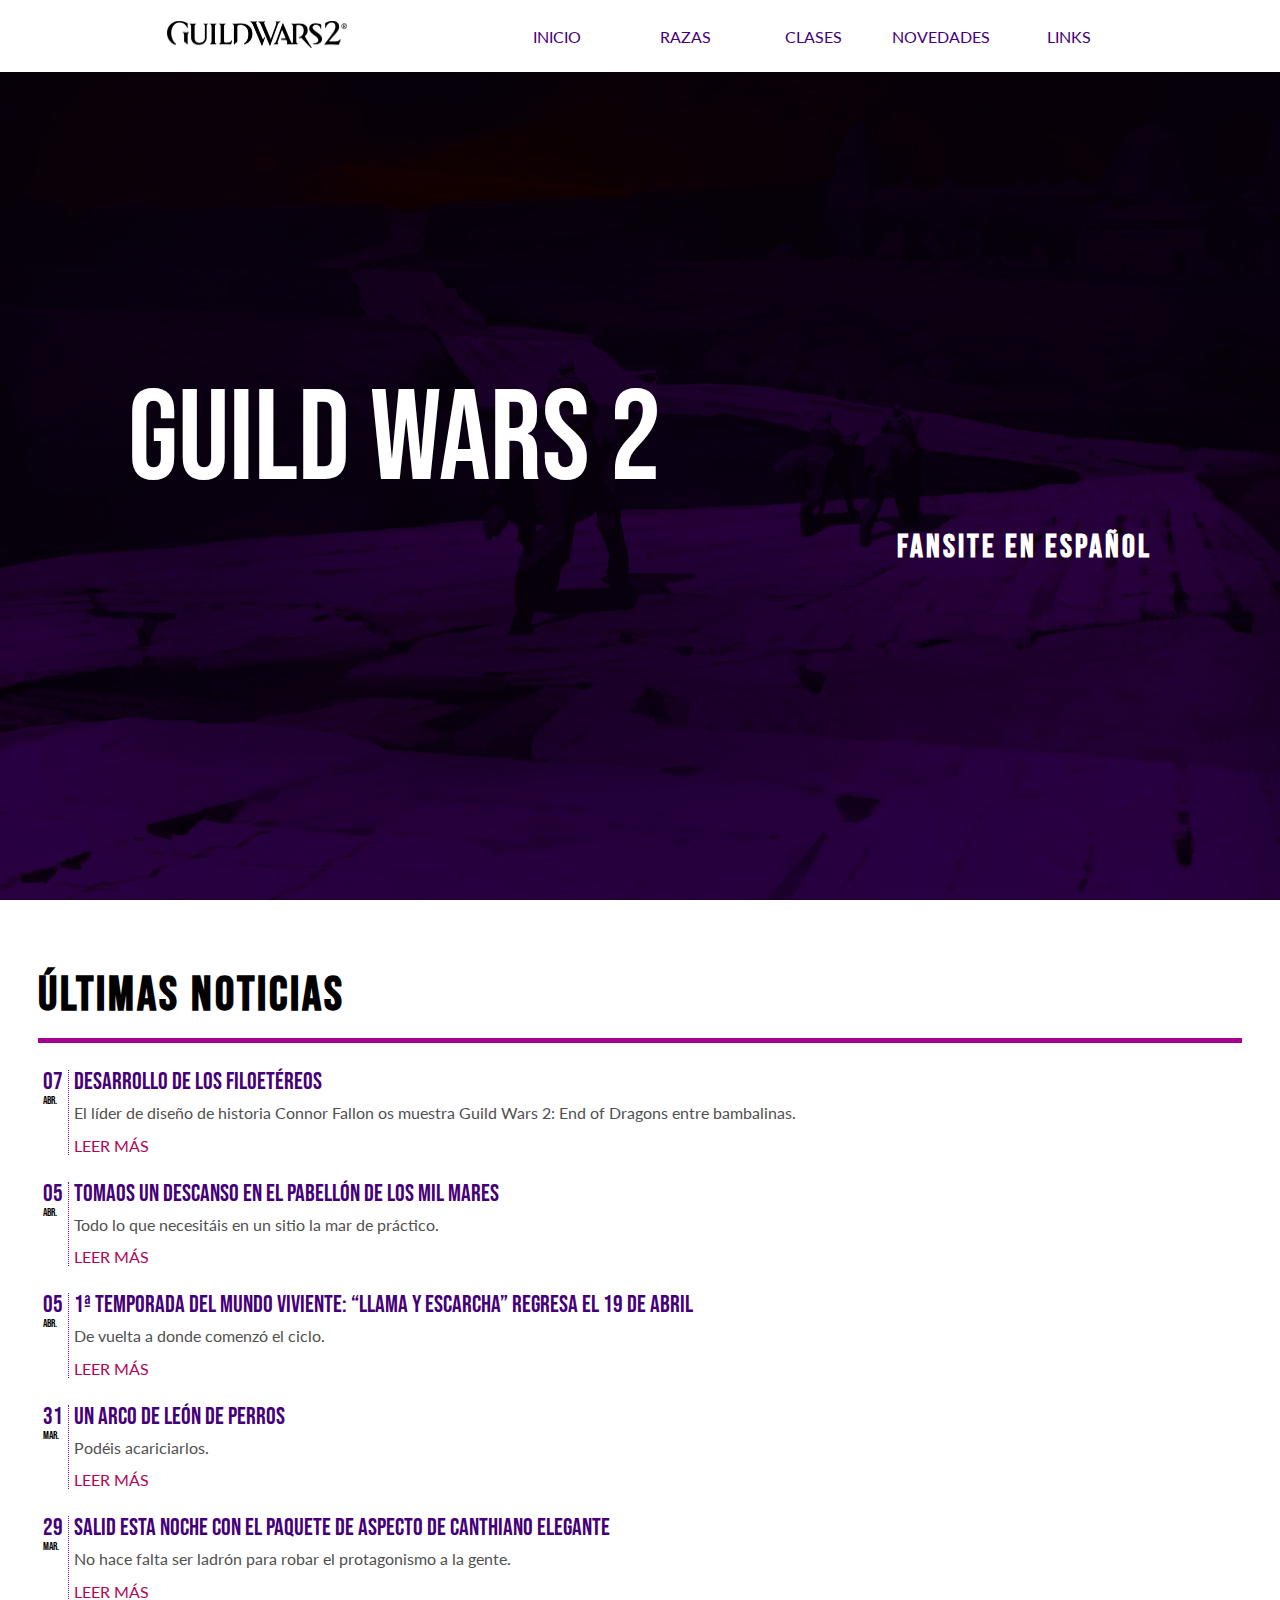
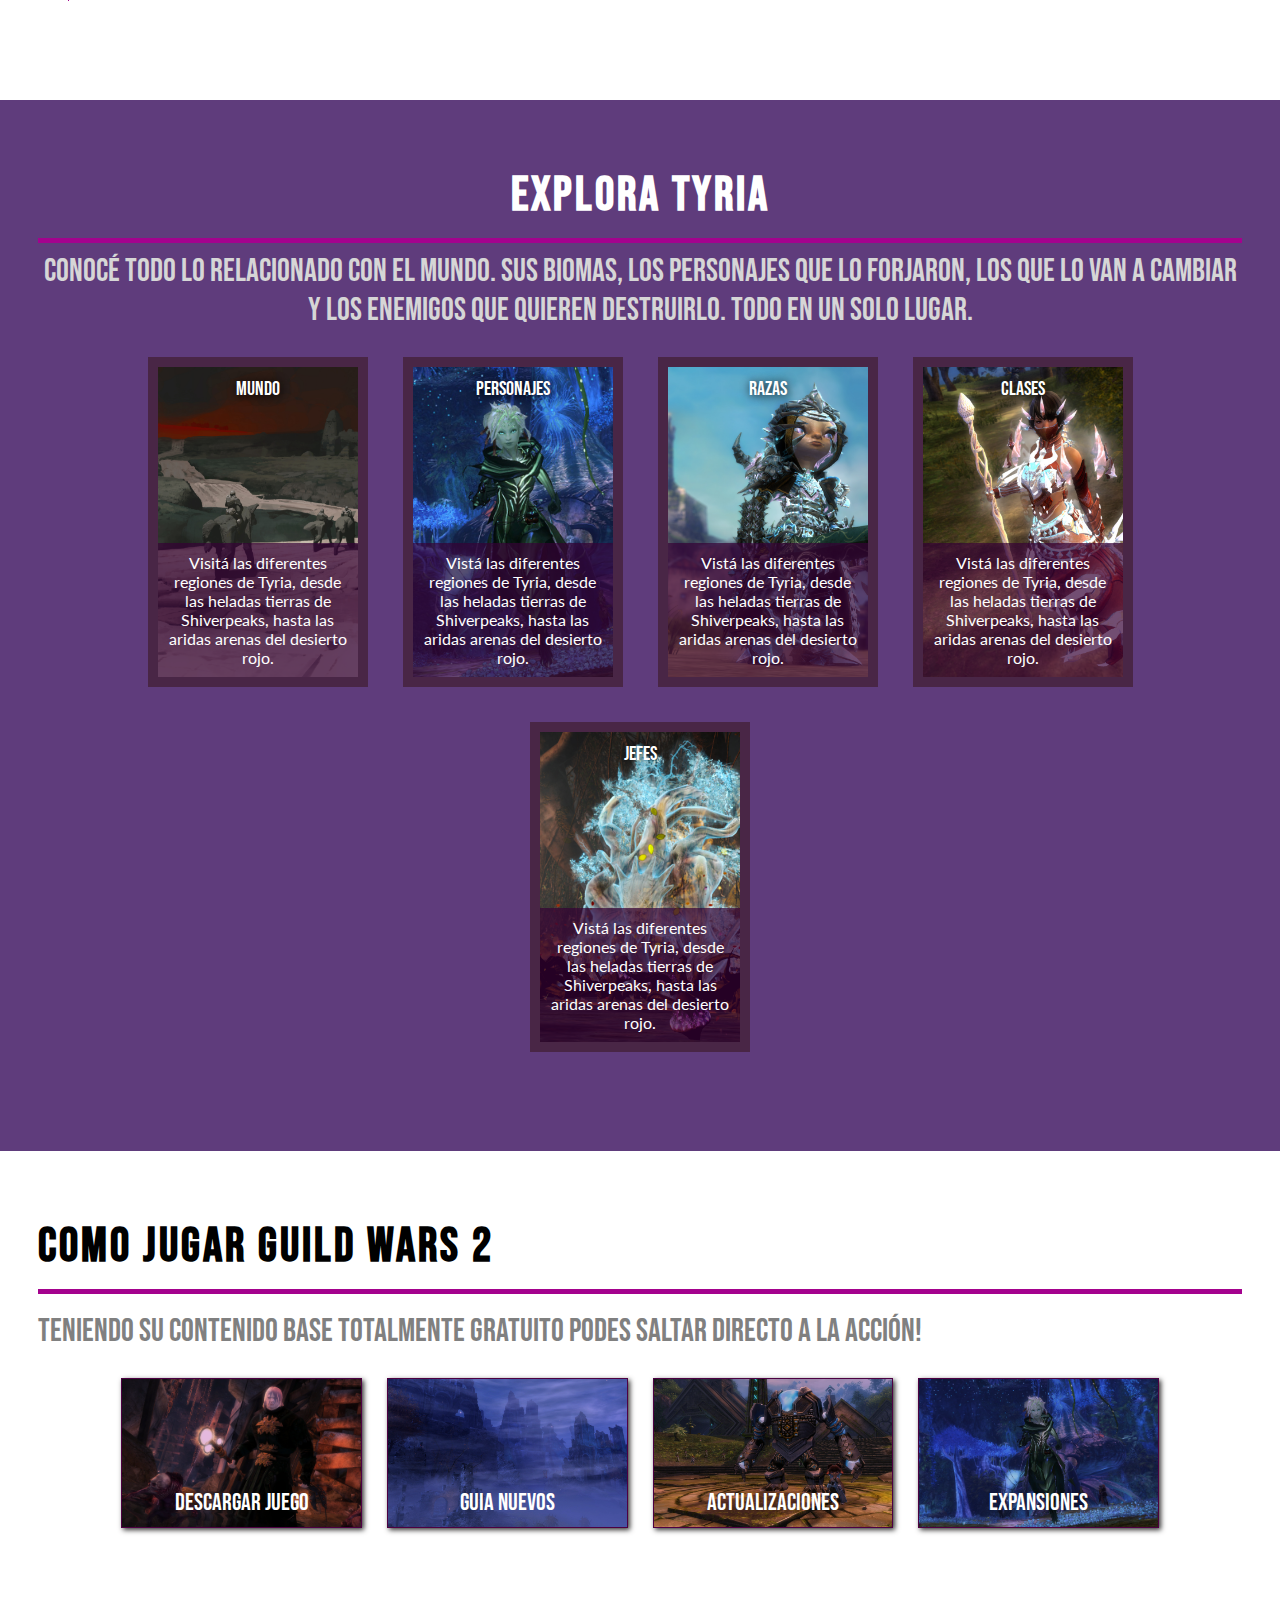
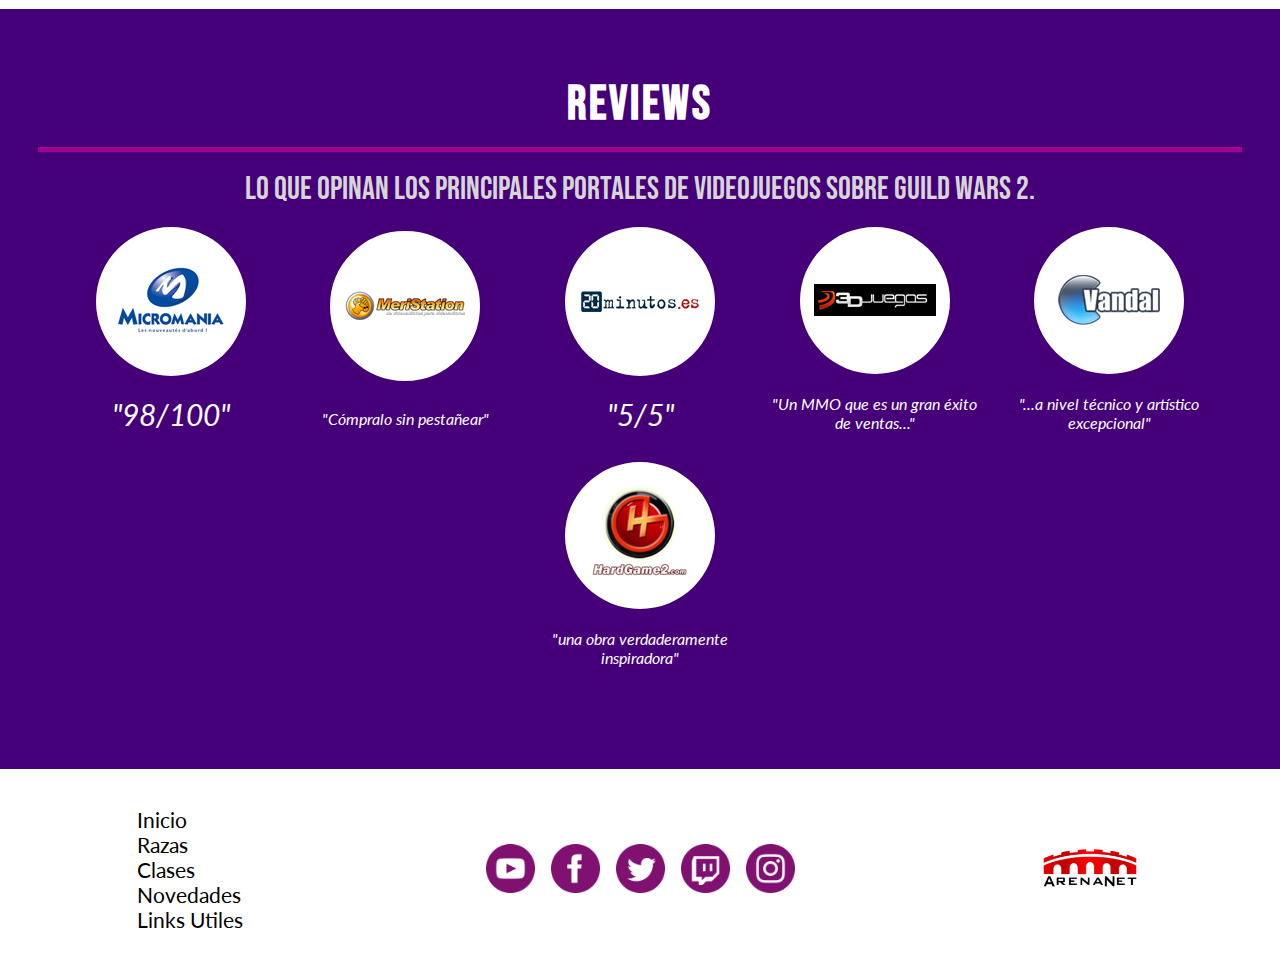
<file: index.html>
<!DOCTYPE html>
<html lang="en">
<head>
    <meta charset="UTF-8">
    <meta http-equiv="X-UA-Compatible" content="IE=edge">
    <link rel="stylesheet" href="./css/style.css">
    <meta name="viewport" content="width=device-width, initial-scale=1.0">
    <title>Guild Wars 2 - Fansite | Inicio</title>
</head>
<body>
    <div class="wrapperMain">
        <header>
            <nav class="nav">
                <div class="logoWrapper">
                    <a href="./index.html">
                        <img src="./img/GW2_Logotype.jpg" alt="GW2 Logo">
                    </a>
                </div>
                
                <ul>
                    <li><a href="./index.html">Inicio</a></li>
                    <li><a href="./pages/razas.html">Razas</a></li>
                    <li><a href="./pages/clases.html">Clases</a></li>
                    <li><a href="./pages/novedades.html">Novedades</a></li>
                    <li><a href="./pages/links-utiles.html">Links</a></li>
                </ul>
            </nav>
            <div class="landingBanner">
                <h1>Guild Wars 2</h1>
                <h2>Fansite en español</h2>
            </div>
        </header>

        <section class="wrapperNovedades">
            <h2>últimas noticias</h2>
            <div class="novedades"> <!-- filoetereos -->
                <div class="novedadesFecha">
                    <h4>07</h4>
                    <h6>abr.</h6>
                </div>
                <div class="novedadesNoticia">
                    <h4>Desarrollo de los Filoetéreos</h4>
                    <p>El líder de diseño de historia Connor Fallon os muestra Guild Wars 2: End of Dragons entre bambalinas.</p>
                    <div class="masInfo"><a href="https://www.guildwars2.com/es/news/developing-the-aetherblades/" target="_blank">leer más</a></div>
                </div>
            </div>
            <div class="novedades"> <!-- pabellon -->
                <div class="novedadesFecha">
                    <h4>05</h4>
                    <h6>abr.</h6>
                </div>
                <div class="novedadesNoticia">
                    <h4>Tomaos un descanso en el Pabellón de los Mil Mares</h4>
                    <p>Todo lo que necesitáis en un sitio la mar de práctico.</p>
                    <div class="masInfo"><a href="https://www.guildwars2.com/es/news/take-a-break-at-the-thousand-seas-pavilion/" target="_blank">leer más</a></div>
                </div>
            </div>
            <div class="novedades"> <!-- season 1 -->
                <div class="novedadesFecha">
                    <h4>05</h4>
                    <h6>abr.</h6>
                </div>
                <div class="novedadesNoticia">
                    <h4>1ª temporada del mundo viviente: “Llama y escarcha” regresa el 19 de abril</h4>
                    <p>De vuelta a donde comenzó el ciclo.</p>
                    <div class="masInfo"><a href="https://www.guildwars2.com/es/news/living-world-season-1-flame-and-frost-returns-on-april-19/" target="_blank">leer más</a></div>
                </div>
            </div>
            <div class="novedades"> <!--arco de leon perros -->
                <div class="novedadesFecha">
                    <h4>31</h4>
                    <h6>mar.</h6>
                </div>
                <div class="novedadesNoticia">
                    <h4>Un Arco de León de perros</h4>
                    <p>Podéis acariciarlos.</p>
                    <div class="masInfo"><a href="https://www.guildwars2.com/es/news/lions-arch-has-gone-to-the-dogs/" target="_blank">leer más</a></div>
                </div>
            </div>
            <div class="novedades">
                <div class="novedadesFecha">
                    <h4>29</h4>
                    <h6>mar.</h6>
                </div>
                <div class="novedadesNoticia">
                    <h4>Salid esta noche con el paquete de aspecto de canthiano elegante</h4>
                    <p>No hace falta ser ladrón para robar el protagonismo a la gente.</p>
                    <div class="masInfo"><a href="https://www.guildwars2.com/es/news/step-out-tonight-with-the-elegant-canthan-appearance-package/" target="_blank">leer más</a></div>
                </div>
            </div>    
        </section>

        <section class="wrapperExplora">
            <div class="col_1">
                <h2>Explora Tyria</h2>
                <h4>Conocé todo lo relacionado con el mundo. Sus biomas, los personajes que lo forjaron, los que lo van a cambiar y los enemigos que quieren destruirlo. Todo en un solo lugar.</h4>
            </div>
            <div class="col_2">
                <div class="card card_1">
                    <h5>Mundo</h5>
                    <p>Visitá las diferentes regiones de Tyria, desde las heladas tierras de Shiverpeaks, hasta las aridas arenas del desierto rojo.</p>
                </div>
                <div class="card card_2">
                    <h5>Personajes</h5>
                    <p>Vistá las diferentes regiones de Tyria, desde las heladas tierras de Shiverpeaks, hasta las aridas arenas del desierto rojo.</p>
                </div>
                <div class="card card_3">
                    <h5>Razas</h5>
                    <p>Vistá las diferentes regiones de Tyria, desde las heladas tierras de Shiverpeaks, hasta las aridas arenas del desierto rojo.</p>
                </div>
                <div class="card card_4">
                    <h5>Clases</h5>
                    <p>Vistá las diferentes regiones de Tyria, desde las heladas tierras de Shiverpeaks, hasta las aridas arenas del desierto rojo.</p>
                </div>
                <div class="card card_5">
                    <h5>Jefes</h5>
                    <p>Vistá las diferentes regiones de Tyria, desde las heladas tierras de Shiverpeaks, hasta las aridas arenas del desierto rojo.</p>
                </div>
            </div>
        </section>

        <section class="wrapperComoJugar">
            <article>
                <h2>COMO JUGAR GUILD WARS 2</h2>
                <h4>TENIENDO SU CONTENIDO BASE TOTALMENTE GRATUITO PODES SALTAR DIRECTO A LA ACCIÓN!</h4>
            </article>
            <aside class="showroom">
                <div class="imgContainer img1">
                    <h3><a href="https://account.arena.net/welcome?_gl=1*1o6zx2w*_ga*MTUzOTIxNTYzMS4xNjM1MTc1Njcz*_ga_5S66MJ2Z7H*MTY0OTQ3MzQ5MS4xNC4xLjE2NDk0NzYwNTYuMA..&_ga=2.216513558.143637308.1649371215-1129502893.1627508142" target="_blank">descargar juego</a></h3>
                </div>
                <div class="imgContainer img2">
                    <h3><a href="https://www.guildwars2.com/new-player-guide" target="_blank">guia nuevos</a></h3>
                </div>
                <div class="imgContainer img3">
                    <h3><a href="https://www.guildwars2.com/es/the-game/releases/" target="_blank">actualizaciones</a></h3>
                </div>
                <div class="imgContainer img4">
                    <h3><a href="https://buy.guildwars2.com/es/end-of-dragons?tab=0" target="_blank">expansiones</a></h3>
                </div>
            </aside> 
        </section>

        <section class="wrapperReviews">
            <div class="col_1">
                <h2>REVIEWS</h2>
                <h4>Lo que opinan los principales portales de videojuegos sobre Guild Wars 2.</h4>
            </div>
            <div class="col_2">
                <div class="rev">
                    <div class="img_cont">
                        <img src="./img/reviews/0ad94Micromania_sm.png" alt="Micromania">
                    </div>
                    <p class="quote number">"98/100"</p> 
                </div>
                <div class="rev">
                    <div class="img_cont">
                        <img src="./img/reviews/761a4Meristation_sm.png" alt="Meristation">
                    </div>
                    <p class="quote">"Cómpralo sin pestañear"</p>
                </div>
                <div class="rev">
                    <div class="img_cont">
                        <img src="./img/reviews/8100c20minutos_sm.png" alt="20 Minutos">
                    </div>
                    <p class="quote number">"5/5"</p>
                </div>
                <div class="rev">
                    <div class="img_cont">
                        <img src="./img/reviews/5b4d73DJuegas_sm.png" alt="3D Juegos">
                    </div>
                    <p class="quote">"Un MMO que es un gran éxito de ventas..."</p>
                </div>
                <div class="rev">
                    <div class="img_cont">
                        <img src="./img/reviews/99fd8Vandal_sm.png" alt="Vandal">
                    </div>
                    <p class="quote">"...a nivel técnico y artístico excepcional"</p>
                </div>
                <div class="rev">
                    <div class="img_cont">
                        <img src="./img/reviews/9ad86HardGame2_sm.png" alt="HardGame 2">
                    </div>
                    <p class="quote">"una obra verdaderamente inspiradora"</p>
                </div>
                
            </div>
        </section>
        <footer>
            <div class="footerWrapper">
                <!-- FOOTER NAV -------------------------------- -->
                <div class="footerNav">
                    <ul>
                        <li><a href="./index.html">Inicio</a></li>
                        <li><a href="./pages/razas.html">Razas</a></li>
                        <li><a href="./pages/clases.html">Clases</a></li>
                        <li><a href="./pages/novedades.html">Novedades</a></li>
                        <li><a href="./pages/links-utiles.html">Links Utiles</a></li>
                    </ul>
                </div>
                <!-- FOOTER SOCIALS ---------------------------- -->
                <div class="footerSocials">
                    <div class="footerSocialsIcon"> <!-- youtube -->
                        <a href="https://www.youtube.com/   guildwars2" target="_blank">
                            <img src="./img/icons/youtube_icon.png" alt="Youtube Icon">
                        </a>
                    </div>
                    <div class="footerSocialsIcon"> <!-- facebook -->
                        <a href="https://www.facebook.com/GuildWars2" target="_blank">
                            <img src="./img/icons/facebook_icon.png" alt="Facebook">
                        </a>
                    </div>
                    <div class="footerSocialsIcon"> <!-- twitter -->
                        <a href="https://twitter.com/guildwars2_es" target="_blank">
                            <img src="./img/icons/twitter_icon.png" alt="Twitter Icon">
                        </a>
                    </div>
                    <div class="footerSocialsIcon"> <!-- twitch -->
                        <a href="https://www.twitch.tv/guildwars2" target="_blank">
                            <img src="./img/icons/twitch_icon.png" alt="Twitch Icon">
                        </a>
                    </div>
                    <div class="footerSocialsIcon"> <!-- instagram -->
                        <a href="https://www.instagram.com/guildwars2/" target="_blank">
                            <img src="./img/icons/instagram_icon.png" alt="Instagram Icon">
                        </a>
                    </div>
                </div>
                <!-- FOOTER ANET ----------------------- -->
                <div class="footerAnet">
                    <div class="footerAnetLogoWrap">
                        <a href="https://www.arena.net/es" target="_blank">
                            <img src="./img/anet_logo.png" alt="ArenaNet Logo">
                        </a>
                    </div>
                </div>
            </div>
        </footer>
    </div>
</body>
</html>
</file>
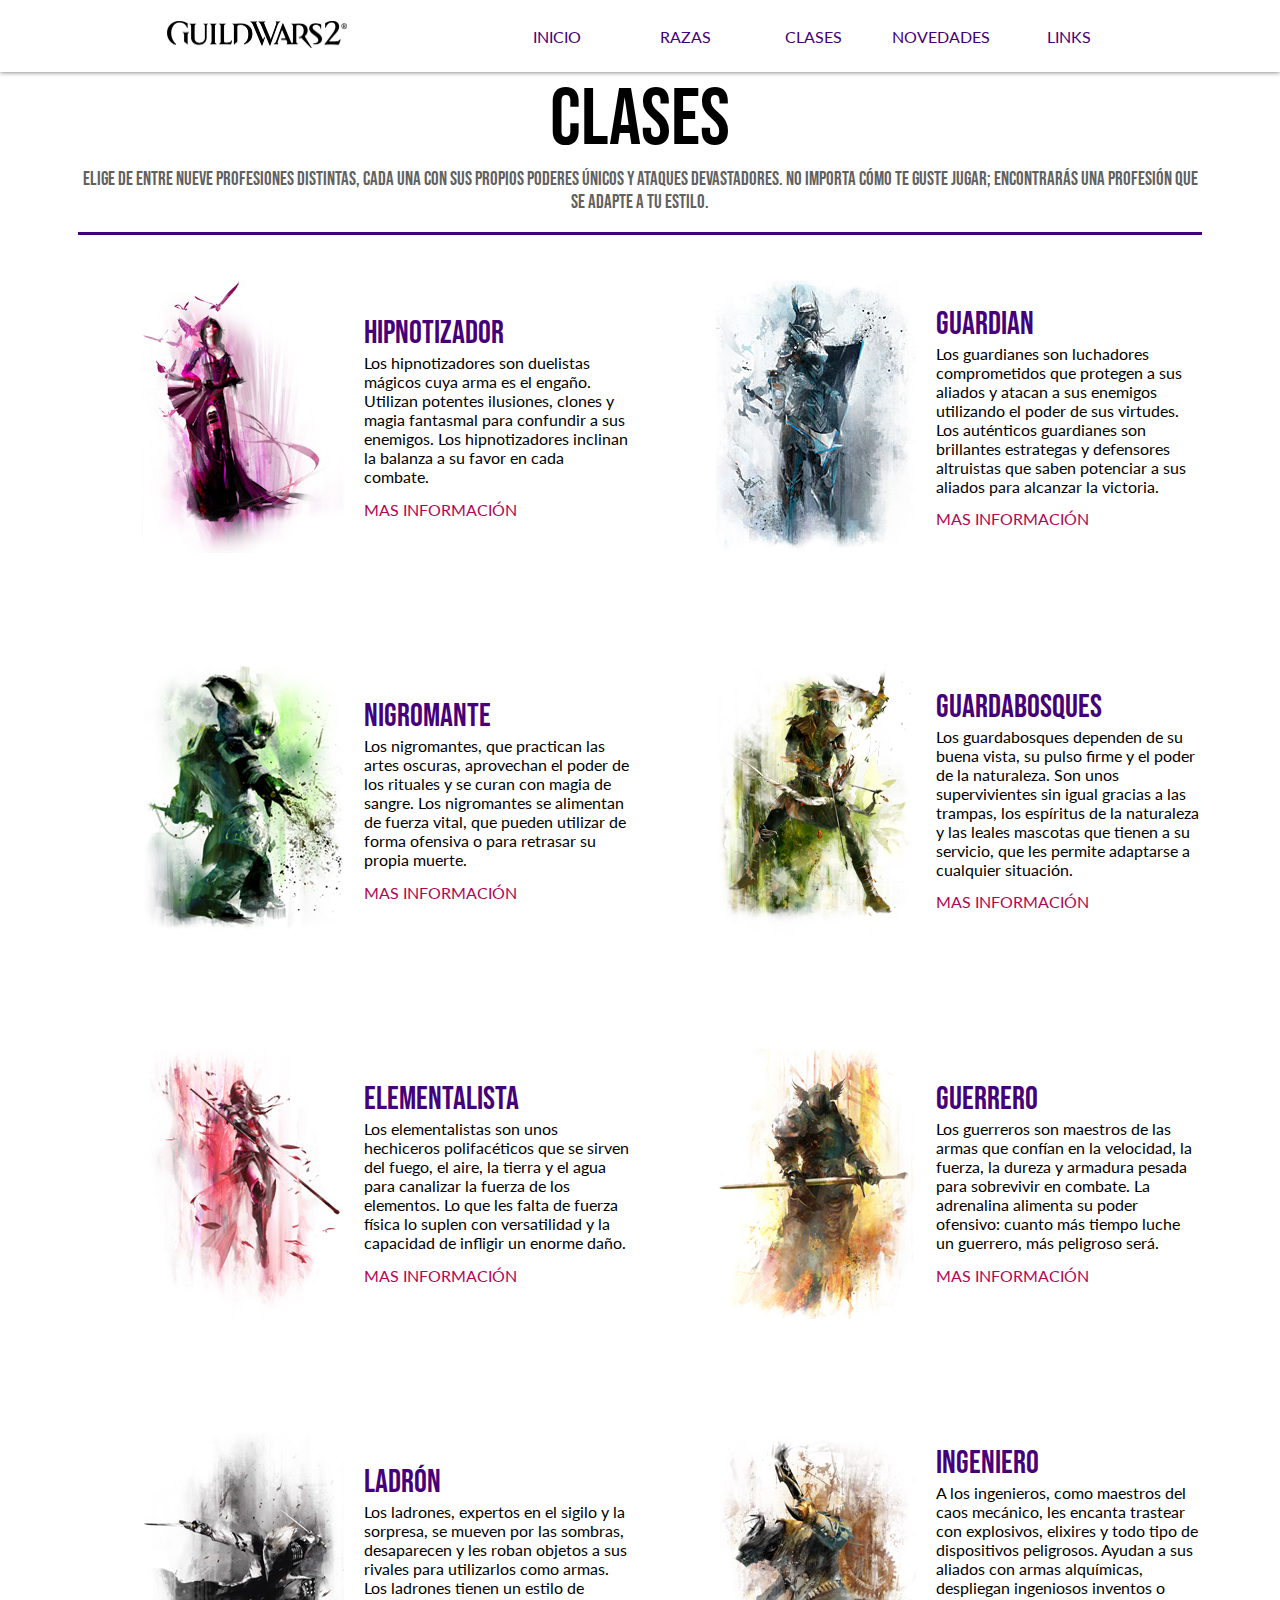
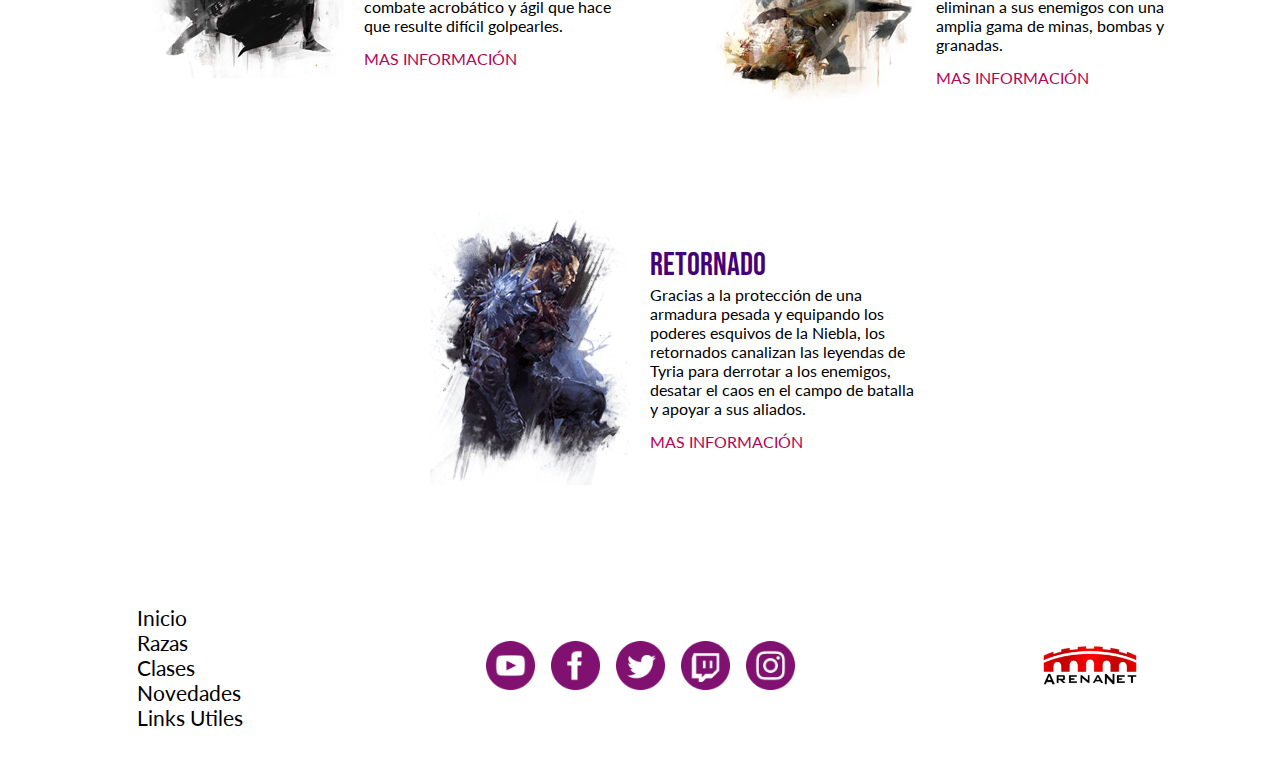
<file: pages/clases.html>
<!DOCTYPE html>
<html lang="en">
<head>
    <meta charset="UTF-8">
    <meta http-equiv="X-UA-Compatible" content="IE=edge">
    <meta name="viewport" content="width=device-width, initial-scale=1.0">
    <link rel="stylesheet" href="../css/style.css">
    <title>Guild Wars 2 - Fansite | Clases</title>
</head>
<body>
    <div class="wrapperPages">
        <header>
            <nav class="nav">
                <div class="logoWrapper">
                    <a href="../index.html">
                        <img src="../img/GW2_Logotype.jpg" alt="GW2 Logo">
                    </a>
                </div>
                
                <ul>
                    <li><a href="../index.html">Inicio</a></li>
                    <li><a href="./razas.html">Razas</a></li>
                    <li><a href="./clases.html">Clases</a></li>
                    <li><a href="./novedades.html">Novedades</a></li>
                    <li><a href="./links-utiles.html">Links</a></li>
                </ul>
            </nav>
        </header>

        <div class="mainPages">
            <div class="mainClases">
                <h1>clases</h1>
                <h3>Elige de entre nueve profesiones distintas, cada una con sus propios poderes únicos y ataques devastadores. No importa cómo te guste jugar; encontrarás una profesión que se adapte a tu estilo.</h3>
                <section id="profLarge" class="profWrapper">
                    <div class="prof profHipnotizador">
                        <div class="col_1">
                            <img src="../img/clases/hipnotizador.jpg" alt="Hipnotizador">
                        </div>
                        <div class="col_2"> <!-- HIPNOTIZADOR -->
                            <h4>Hipnotizador</h4>
                            <p>Los hipnotizadores son duelistas mágicos cuya arma es el engaño. Utilizan potentes ilusiones, clones y magia fantasmal para confundir a sus enemigos. Los hipnotizadores inclinan la balanza a su favor en cada combate.</p>
                            <p class="masInfo"><a href="https://www.guildwars2.com/es/the-game/professions/mesmer/" target="_blank">mas información</a></p>
                        </div>
                    </div>
                    <div class="prof profGuardian"> <!-- GUARDIAN -->
                        <div class="col_1">
                            <img src="../img/clases/guardian.jpg" alt="Guardian">
                        </div>
                        <div class="col_2">
                            <h4>Guardian</h4>
                            <p>Los guardianes son luchadores comprometidos que protegen a sus aliados y atacan a sus enemigos utilizando el poder de sus virtudes. Los auténticos guardianes son brillantes estrategas y defensores altruistas que saben potenciar a sus aliados para alcanzar la victoria.</p>
                            <p class="masInfo"><a href="https://www.guildwars2.com/es/the-game/professions/guardian/" target="_blank">mas información</a></p>
                        </div>
                    </div>
                    <div class="prof profNigromante"> <!-- NIGROMANTE -->
                        <div class="col_1">
                            <img src="../img/clases/nigromante.jpg" alt="Nigromante">
                        </div>
                        <div class="col_2">
                            <h4>Nigromante</h4>
                            <p>Los nigromantes, que practican las artes oscuras, aprovechan el poder de los rituales y se curan con magia de sangre. Los nigromantes se alimentan de fuerza vital, que pueden utilizar de forma ofensiva o para retrasar su propia muerte.</p>
                            <p class="masInfo"><a href="https://www.guildwars2.com/es/the-game/professions/necromancer/" target="_blank">mas información</a></p>
                        </div>
                    </div>
                    <div class="prof profGuardabosques"> <!-- GUARDABOSQUES -->
                        <div class="col_1">
                            <img src="../img/clases/guardabosques.jpg" alt="Guardabosques">
                        </div>
                        <div class="col_2">
                            <h4>Guardabosques</h4>
                            <p>Los guardabosques dependen de su buena vista, su pulso firme y el poder de la naturaleza. Son unos supervivientes sin igual gracias a las trampas, los espíritus de la naturaleza y las leales mascotas que tienen a su servicio, que les permite adaptarse a cualquier situación.</p>
                            <p class="masInfo"><a href="https://www.guildwars2.com/es/the-game/professions/ranger/" target="_blank">mas información</a></p>
                        </div>
                    </div>
                    <div class="prof profElementalista"> <!-- ELEMENTALISTA -->
                        <div class="col_1">
                            <img src="../img/clases/elementalista.jpg" alt="Elementalista">
                        </div>
                        <div class="col_2">
                            <h4>Elementalista</h4>
                            <p>Los elementalistas son unos hechiceros polifacéticos que se sirven del fuego, el aire, la tierra y el agua para canalizar la fuerza de los elementos. Lo que les falta de fuerza física lo suplen con versatilidad y la capacidad de infligir un enorme daño.</p>
                            <p class="masInfo"><a href="https://www.guildwars2.com/es/the-game/professions/elementalist/" target="_blank">mas información</a></p>
                        </div>
                    </div>
                    <div class="prof profGuerrero"> <!-- GUERRERO -->
                        <div class="col_1">
                            <img src="../img/clases/guerrero.jpg" alt="Guerrero">
                        </div>
                        <div class="col_2">
                            <h4>Guerrero</h4>
                            <p>Los guerreros son maestros de las armas que confían en la velocidad, la fuerza, la dureza y armadura pesada para sobrevivir en combate. La adrenalina alimenta su poder ofensivo: cuanto más tiempo luche un guerrero, más peligroso será.</p>
                            <p class="masInfo"><a href="https://www.guildwars2.com/es/the-game/professions/warrior/" target="_blank">mas información</a></p>
                        </div>
                    </div>
                    <div class="prof profLadron"> <!-- LADRON -->
                        <div class="col_1">
                            <img src="../img/clases/ladron.jpg" alt="Ladrón">
                        </div>
                        <div class="col_2">
                            <h4>Ladrón</h4>
                            <p>Los ladrones, expertos en el sigilo y la sorpresa, se mueven por las sombras, desaparecen y les roban objetos a sus rivales para utilizarlos como armas. Los ladrones tienen un estilo de combate acrobático y ágil que hace que resulte difícil golpearles.</p>
                            <p class="masInfo"><a href="https://www.guildwars2.com/es/the-game/professions/thief/" target="_blank">mas información</a></p>
                        </div>
                    </div>
                    <div class="prof profIngeniero"> <!-- INGENIERO -->
                        <div class="col_1">
                            <img src="../img/clases/ingeniero.jpg" alt="Ingeniero">
                        </div>
                        <div class="col_2">
                            <h4>Ingeniero</h4>
                            <p>A los ingenieros, como maestros del caos mecánico, les encanta trastear con explosivos, elixires y todo tipo de dispositivos peligrosos. Ayudan a sus aliados con armas alquímicas, despliegan ingeniosos inventos o eliminan a sus enemigos con una amplia gama de minas, bombas y granadas.</p>
                            <p class="masInfo"><a href="https://www.guildwars2.com/es/the-game/professions/engineer/" target="_blank">mas información</a></p>
                        </div>
                    </div>
                    <div class="prof profRetornado"> <!-- RETORNADO -->
                        <div class="col_1">
                            <img src="../img/clases/retornado.png" alt="Retornado">
                        </div>
                        <div class="col_2">
                            <h4>retornado</h4>
                            <p>Gracias a la protección de una armadura pesada y equipando los poderes esquivos de la Niebla, los retornados canalizan las leyendas de Tyria para derrotar a los enemigos, desatar el caos en el campo de batalla y apoyar a sus aliados.</p>
                            <p class="masInfo"><a href="https://www.guildwars2.com/es/path-of-fire/#specializations" target="_blank">mas información</a></p>
                        </div>
                    </div>
                </section>
            </div>
        </div>

        <footer>
            <div class="footerWrapper">
                <!-- FOOTER NAV -------------------------------- -->
                <div class="footerNav">
                    <ul>
                        <li><a href="../index.html">Inicio</a></li>
                        <li><a href="./razas.html">Razas</a></li>
                        <li><a href="./clases.html">Clases</a></li>
                        <li><a href="./novedades.html">Novedades</a></li>
                        <li><a href="./links-utiles.html">Links Utiles</a></li>
                    </ul>
                </div>
                <!-- FOOTER SOCIALS ---------------------------- -->
                <div class="footerSocials">
                    <div class="footerSocialsIcon"> <!-- youtube -->
                        <a href="https://www.youtube.com/   guildwars2" target="_blank">
                            <img src="../img/icons/youtube_icon.png" alt="Youtube Icon">
                        </a>
                    </div>
                    <div class="footerSocialsIcon"> <!-- facebook -->
                        <a href="https://www.facebook.com/GuildWars2" target="_blank">
                            <img src="../img/icons/facebook_icon.png" alt="Facebook">
                        </a>
                    </div>
                    <div class="footerSocialsIcon"> <!-- twitter -->
                        <a href="https://twitter.com/guildwars2_es" target="_blank">
                            <img src="../img/icons/twitter_icon.png" alt="Twitter Icon">
                        </a>
                    </div>
                    <div class="footerSocialsIcon"> <!-- twitch -->
                        <a href="https://www.twitch.tv/guildwars2" target="_blank">
                            <img src="../img/icons/twitch_icon.png" alt="Twitch Icon">
                        </a>
                    </div>
                    <div class="footerSocialsIcon"> <!-- instagram -->
                        <a href="https://www.instagram.com/guildwars2/" target="_blank">
                            <img src="../img/icons/instagram_icon.png" alt="Instagram Icon">
                        </a>
                    </div>
                </div>
                <!-- FOOTER ANET ----------------------- -->
                <div class="footerAnet">
                    <div class="footerAnetLogoWrap">
                        <a href="https://www.arena.net/es" target="_blank">
                            <img src="../img/anet_logo.png" alt="ArenaNet Logo">
                        </a>
                    </div>
                </div>
            </div>
        </footer>
    </div>
</body>
</html>
</file>
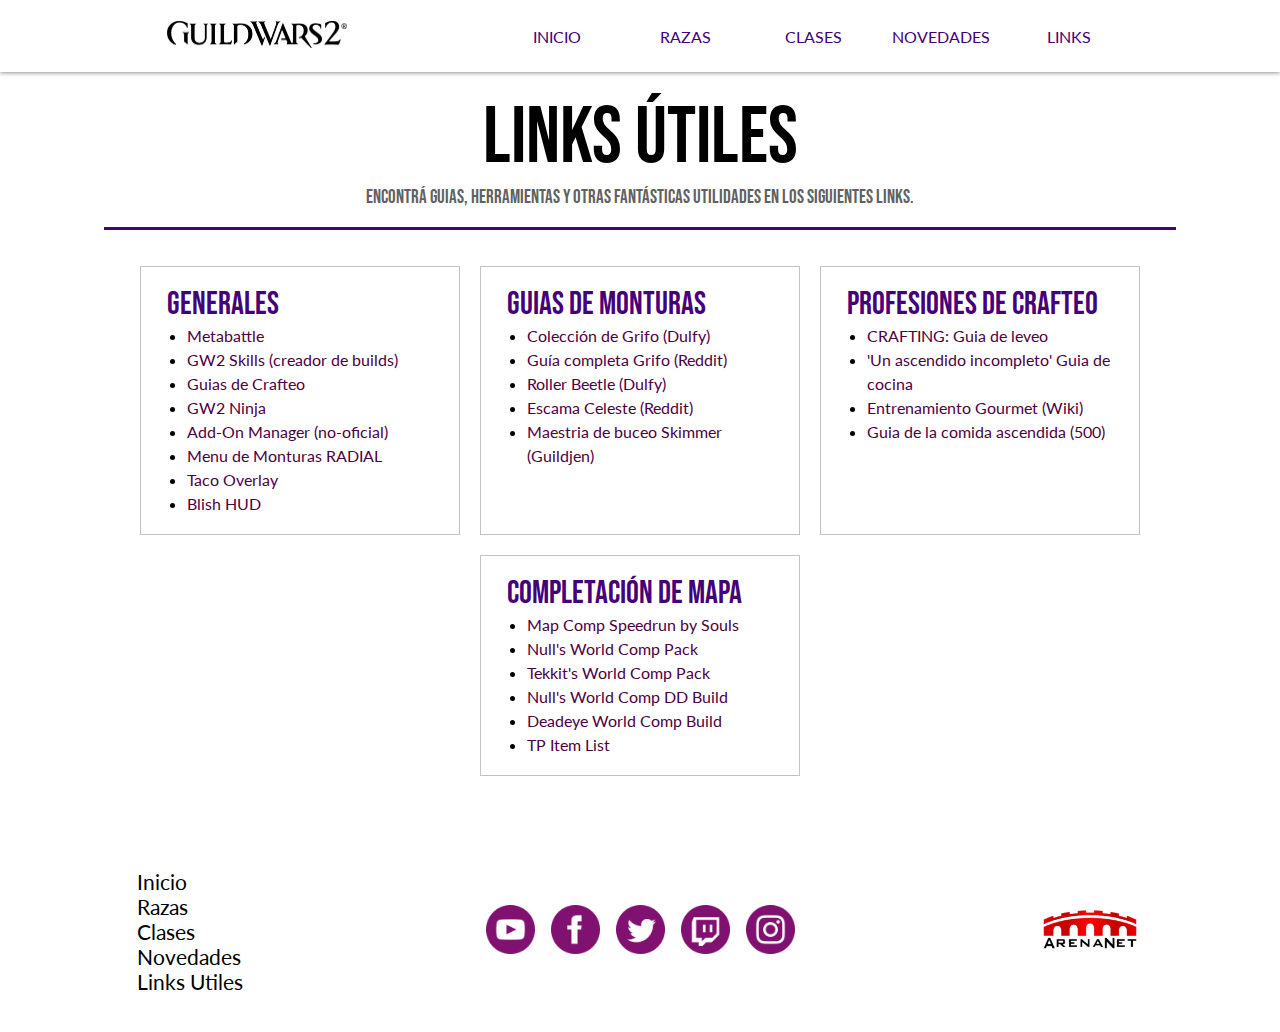
<file: pages/links-utiles.html>
<!DOCTYPE html>
<html lang="en">
<head>
    <meta charset="UTF-8">
    <meta http-equiv="X-UA-Compatible" content="IE=edge">
    <meta name="viewport" content="width=device-width, initial-scale=1.0">
    <link rel="stylesheet" href="../css/style.css">
    <title>Guild Wars 2 - Fansite | Links Útiles</title>
</head>
<body>
    <div class="wrapperPages">
        <header>
            <nav class="nav">
                <div class="logoWrapper">
                    <a href="../index.html">
                        <img src="../img/GW2_Logotype.jpg" alt="GW2 Logo">
                    </a>
                </div>
                
                <ul>
                    <li><a href="../index.html">Inicio</a></li>
                    <li><a href="./razas.html">Razas</a></li>
                    <li><a href="./clases.html">Clases</a></li>
                    <li><a href="./novedades.html">Novedades</a></li>
                    <li><a href="./links-utiles.html">Links</a></li>
                </ul>
            </nav>
        </header>

        <div class="mainPages">
            <div class="mainLinks">
            <h1>links útiles</h1>
            <h3>Encontrá guias, herramientas y otras fantásticas utilidades en los siguientes links.</h3>
            <section class="wrapperCardLinks">
                <div class="cardLinks"> <!-- GENERALES ------------->
                    <h4>Generales</h4>
                    <ul>
                        <li><a href="https://metabattle.com/" target="_blank">Metabattle</a></li>
                        <li><a href="http://gw2skills.net/" target="_blank">GW2 Skills (creador de builds)</a></li>
                        <li><a href="https://gw2crafts.net/" target="_blank">Guias de Crafteo</a></li>
                        <li><a href="https://gw2.ninja/directory/websites" target="_blank">GW2 Ninja</a></li>
                        <li><a href="https://github.com/gw2-addon-loader/GW2-Addon-Manager" target="_blank">Add-On Manager (no-oficial)</a></li>
                        <li><a href="https://github.com/Friendly0Fire/GW2Radial" target="_blank">Menu de Monturas RADIAL</a></li>
                        <li><a href="http://www.gw2taco.com/" target="_blank">Taco Overlay</a></li>
                        <li><a href="https://blishhud.com/" target="_blank">Blish HUD</a></li>
                    </ul>
                </div>
                <div class="cardLinks"> <!-- MONTURAS ---------->
                    <h4>guias de monturas</h4>
                    <ul>
                        <li><a href="http://dulfy.net/2017/09/24/gw2-griffon-mount-collections-guide/" target="_blank">Colección de Grifo (Dulfy)</a></li>
                        <li><a href="https://www.reddit.com/r/Guildwars2/comments/743i6i/gw2_pof_getting_the_griffon_mount_complete/" target="_blank">Guía completa Grifo (Reddit)</a></li>
                        <li><a href="http://dulfy.net/2018/06/27/gw2-roller-beetle-mount-unlock-and-collections-guide/" target="_blank">Roller Beetle (Dulfy)</a></li>
                        <li><a href="https://www.reddit.com/r/Guildwars2/comments/brs41g/complete_skyscale_unlock_guide/" target="_blank">Escama Celeste (Reddit)</a></li>
                        <li><a href="https://guildjen.com/2020/08/25/skimmer-mastery-collection-guide-finding-sibaha/" target="_blank">Maestria de buceo Skimmer (Guildjen)</a></li>
                    </ul>
                </div>
                <div class="cardLinks"> <!-- PROFESIONES DE CRAFTEO ------------->
                    <h4>profesiones de Crafteo</h4>
                    <ul>
                        <li><a href="https://gw2crafts.net/" target="_blank">CRAFTING: Guia de leveo</a></li>
                        <li><a href="https://www.reddit.com/r/Guildwars2/comments/cw8v6y/an_incomplete_ascended_cooking_guide/" target="_blank">'Un ascendido incompleto' Guia de cocina</a></li>
                        <li><a href="https://wiki.guildwars2.com/wiki/Gourmet_Training" target="_blank">Entrenamiento Gourmet (Wiki)</a></li>
                        <li><a href="https://docs.google.com/document/d/13BcHxyuTvS2KNZpyqzPJrc5hgFqTmFot1cHs8CYToUI/edit" target="_blank">Guia de la comida ascendida (500)</a></li>
                    </ul>
                </div>
                <div class="cardLinks"> <!-- RECURSOS COMP MAPA ------------->
                    <h4>COMPLETACIÓN DE MAPA</h4>
                    <ul>
                        <li><a href="https://www.youtube.com/watch_videos?video_ids=7ZmEMBZ2Rzk,-l211KSbWE8,TmLMVrqi9EU,4XTQ1GXsxFA,ENSVe_xDkkw" target="_blank">Map Comp Speedrun by Souls</a></li>
                        <li><a href="https://github.com/xrandox/TehsTrails" target="_blank">Null's World Comp Pack</a></li>
                        <li><a href="https://www.reddit.com/r/Guildwars2/comments/anc9zt/world_completion_mount_edition_with_taco_markers/" target="_blank">Tekkit's World Comp Pack</a></li>
                        <li><a href="http://gw2skills.net/editor/?PagAYVlRw2YZsLGJO0L7tTA-zRIYRU9jl0X2A-e" target="_blank">Null's World Comp DD Build</a></li>
                        <li><a href="https://youtu.be/yv5kfSkPlfA?t=1668" target="_blank">Deadeye World Comp Build</a></li>
                        <li><a href="https://github.com/xrandox/TehsTrails/wiki/List-of-Trading-Post-Heart-Items" target="_blank">TP Item List</a></li>
                    </ul>
                </div>
            </section>
            </div>
        </div>

        <footer>
            <div class="footerWrapper">
                <!-- FOOTER NAV -------------------------------- -->
                <div class="footerNav">
                    <ul>
                        <li><a href="../index.html">Inicio</a></li>
                        <li><a href="./razas.html">Razas</a></li>
                        <li><a href="./clases.html">Clases</a></li>
                        <li><a href="./novedades.html">Novedades</a></li>
                        <li><a href="./links-utiles.html">Links Utiles</a></li>
                    </ul>
                </div>
                <!-- FOOTER SOCIALS ---------------------------- -->
                <div class="footerSocials">
                    <div class="footerSocialsIcon"> <!-- youtube -->
                        <a href="https://www.youtube.com/   guildwars2" target="_blank">
                            <img src="../img/icons/youtube_icon.png" alt="Youtube Icon">
                        </a>
                    </div>
                    <div class="footerSocialsIcon"> <!-- facebook -->
                        <a href="https://www.facebook.com/GuildWars2" target="_blank">
                            <img src="../img/icons/facebook_icon.png" alt="Facebook">
                        </a>
                    </div>
                    <div class="footerSocialsIcon"> <!-- twitter -->
                        <a href="https://twitter.com/guildwars2_es" target="_blank">
                            <img src="../img/icons/twitter_icon.png" alt="Twitter Icon">
                        </a>
                    </div>
                    <div class="footerSocialsIcon"> <!-- twitch -->
                        <a href="https://www.twitch.tv/guildwars2" target="_blank">
                            <img src="../img/icons/twitch_icon.png" alt="Twitch Icon">
                        </a>
                    </div>
                    <div class="footerSocialsIcon"> <!-- instagram -->
                        <a href="https://www.instagram.com/guildwars2/" target="_blank">
                            <img src="../img/icons/instagram_icon.png" alt="Instagram Icon">
                        </a>
                    </div>
                </div>
                <!-- FOOTER ANET ----------------------- -->
                <div class="footerAnet">
                    <div class="footerAnetLogoWrap">
                        <a href="https://www.arena.net/es" target="_blank">
                            <img src="../img/anet_logo.png" alt="ArenaNet Logo">
                        </a>
                    </div>
                </div>
            </div>
        </footer>
    </div>
</body>
</html>
</file>
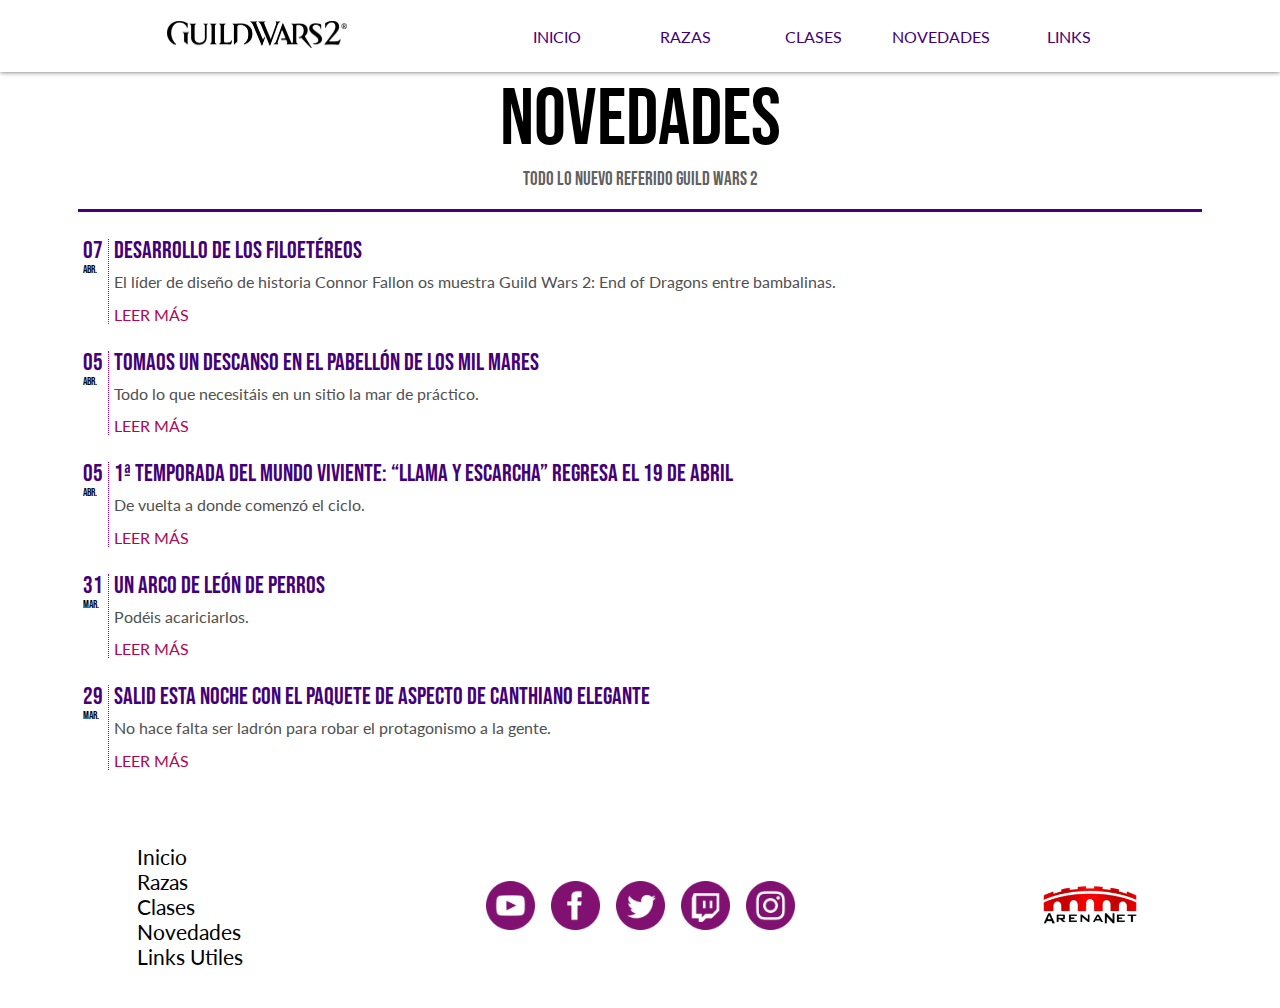
<file: pages/novedades.html>
<!DOCTYPE html>
<html lang="en">
<head>
    <meta charset="UTF-8">
    <meta http-equiv="X-UA-Compatible" content="IE=edge">
    <meta name="viewport" content="width=device-width, initial-scale=1.0">
    <link rel="stylesheet" href="../css/style.css">
    <title>Guild Wars 2 - Fansite | Novedades</title>
</head>
<body>
    <div class="wrapperPages">
        <header>
            <nav class="nav">
                <div class="logoWrapper">
                    <a href="../index.html">
                        <img src="../img/GW2_Logotype.jpg" alt="GW2 Logo">
                    </a>
                </div>
                
                <ul>
                    <li><a href="../index.html">Inicio</a></li>
                    <li><a href="./razas.html">Razas</a></li>
                    <li><a href="./clases.html">Clases</a></li>
                    <li><a href="./novedades.html">Novedades</a></li>
                    <li><a href="./links-utiles.html">Links</a></li>
                </ul>
            </nav>
        </header>

        <div class="mainPages">
            <div class="mainNovedades">
                <h1>novedades</h1>
                <h3>Todo lo nuevo referido Guild Wars 2</h3>
                <section class="novedadesWrapper">
                    <div class="novedades"> <!-- filoetereos -->
                        <div class="novedadesFecha">
                            <h4>07</h4>
                            <h6>abr.</h6>
                        </div>
                        <div class="novedadesNoticia">
                            <h4>Desarrollo de los Filoetéreos</h4>
                            <p>El líder de diseño de historia Connor Fallon os muestra Guild Wars 2: End of Dragons entre bambalinas.</p>
                            <div class="masInfo"><a href="https://www.guildwars2.com/es/news/developing-the-aetherblades/" target="_blank">leer más</a></div>
                        </div>
                    </div>
                    <div class="novedades"> <!-- pabellon -->
                        <div class="novedadesFecha">
                            <h4>05</h4>
                            <h6>abr.</h6>
                        </div>
                        <div class="novedadesNoticia">
                            <h4>Tomaos un descanso en el Pabellón de los Mil Mares</h4>
                            <p>Todo lo que necesitáis en un sitio la mar de práctico.</p>
                            <div class="masInfo"><a href="https://www.guildwars2.com/es/news/take-a-break-at-the-thousand-seas-pavilion/" target="_blank">leer más</a></div>
                        </div>
                    </div>
                    <div class="novedades"> <!-- season 1 -->
                        <div class="novedadesFecha">
                            <h4>05</h4>
                            <h6>abr.</h6>
                        </div>
                        <div class="novedadesNoticia">
                            <h4>1ª temporada del mundo viviente: “Llama y escarcha” regresa el 19 de abril</h4>
                            <p>De vuelta a donde comenzó el ciclo.</p>
                            <div class="masInfo"><a href="https://www.guildwars2.com/es/news/living-world-season-1-flame-and-frost-returns-on-april-19/" target="_blank">leer más</a></div>
                        </div>
                    </div>
                    <div class="novedades"> <!--arco de leon perros -->
                        <div class="novedadesFecha">
                            <h4>31</h4>
                            <h6>mar.</h6>
                        </div>
                        <div class="novedadesNoticia">
                            <h4>Un Arco de León de perros</h4>
                            <p>Podéis acariciarlos.</p>
                            <div class="masInfo"><a href="https://www.guildwars2.com/es/news/lions-arch-has-gone-to-the-dogs/" target="_blank">leer más</a></div>
                        </div>
                    </div>
                    <div class="novedades">
                        <div class="novedadesFecha">
                            <h4>29</h4>
                            <h6>mar.</h6>
                        </div>
                        <div class="novedadesNoticia">
                            <h4>Salid esta noche con el paquete de aspecto de canthiano elegante</h4>
                            <p>No hace falta ser ladrón para robar el protagonismo a la gente.</p>
                            <div class="masInfo"><a href="https://www.guildwars2.com/es/news/step-out-tonight-with-the-elegant-canthan-appearance-package/" target="_blank">leer más</a></div>
                        </div>
                    </div>    
                </section>
            </div>
        </div>

        <footer>
            <div class="footerWrapper">
                <!-- FOOTER NAV -------------------------------- -->
                <div class="footerNav">
                    <ul>
                        <li><a href="../index.html">Inicio</a></li>
                        <li><a href="./razas.html">Razas</a></li>
                        <li><a href="./clases.html">Clases</a></li>
                        <li><a href="./novedades.html">Novedades</a></li>
                        <li><a href="./links-utiles.html">Links Utiles</a></li>
                    </ul>
                </div>
                <!-- FOOTER SOCIALS ---------------------------- -->
                <div class="footerSocials">
                    <div class="footerSocialsIcon"> <!-- youtube -->
                        <a href="https://www.youtube.com/   guildwars2" target="_blank">
                            <img src="../img/icons/youtube_icon.png" alt="Youtube Icon">
                        </a>
                    </div>
                    <div class="footerSocialsIcon"> <!-- facebook -->
                        <a href="https://www.facebook.com/GuildWars2" target="_blank">
                            <img src="../img/icons/facebook_icon.png" alt="Facebook">
                        </a>
                    </div>
                    <div class="footerSocialsIcon"> <!-- twitter -->
                        <a href="https://twitter.com/guildwars2_es" target="_blank">
                            <img src="../img/icons/twitter_icon.png" alt="Twitter Icon">
                        </a>
                    </div>
                    <div class="footerSocialsIcon"> <!-- twitch -->
                        <a href="https://www.twitch.tv/guildwars2" target="_blank">
                            <img src="../img/icons/twitch_icon.png" alt="Twitch Icon">
                        </a>
                    </div>
                    <div class="footerSocialsIcon"> <!-- instagram -->
                        <a href="https://www.instagram.com/guildwars2/" target="_blank">
                            <img src="../img/icons/instagram_icon.png" alt="Instagram Icon">
                        </a>
                    </div>
                </div>
                <!-- FOOTER ANET ----------------------- -->
                <div class="footerAnet">
                    <div class="footerAnetLogoWrap">
                        <a href="https://www.arena.net/es" target="_blank">
                            <img src="../img/anet_logo.png" alt="ArenaNet Logo">
                        </a>
                    </div>
                </div>
            </div>
        </footer>
    </div>
</body>
</html>
</file>
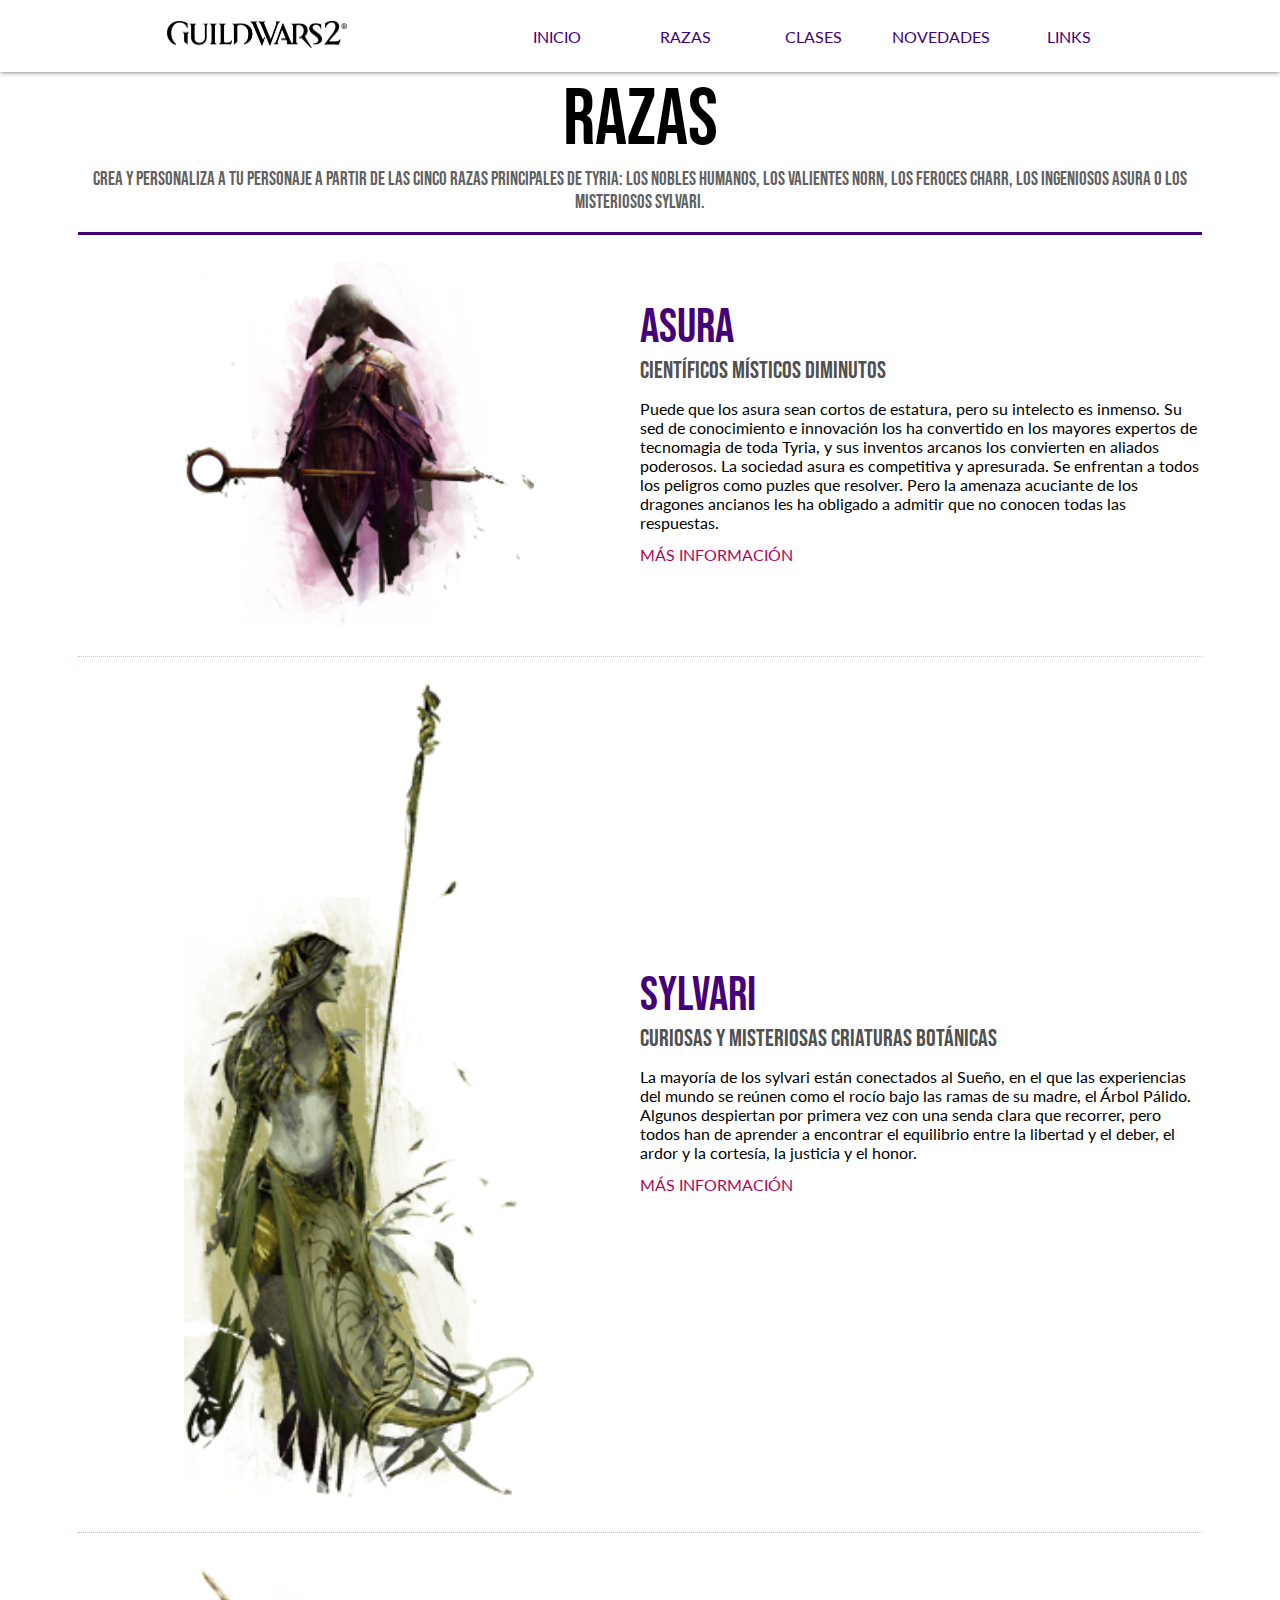
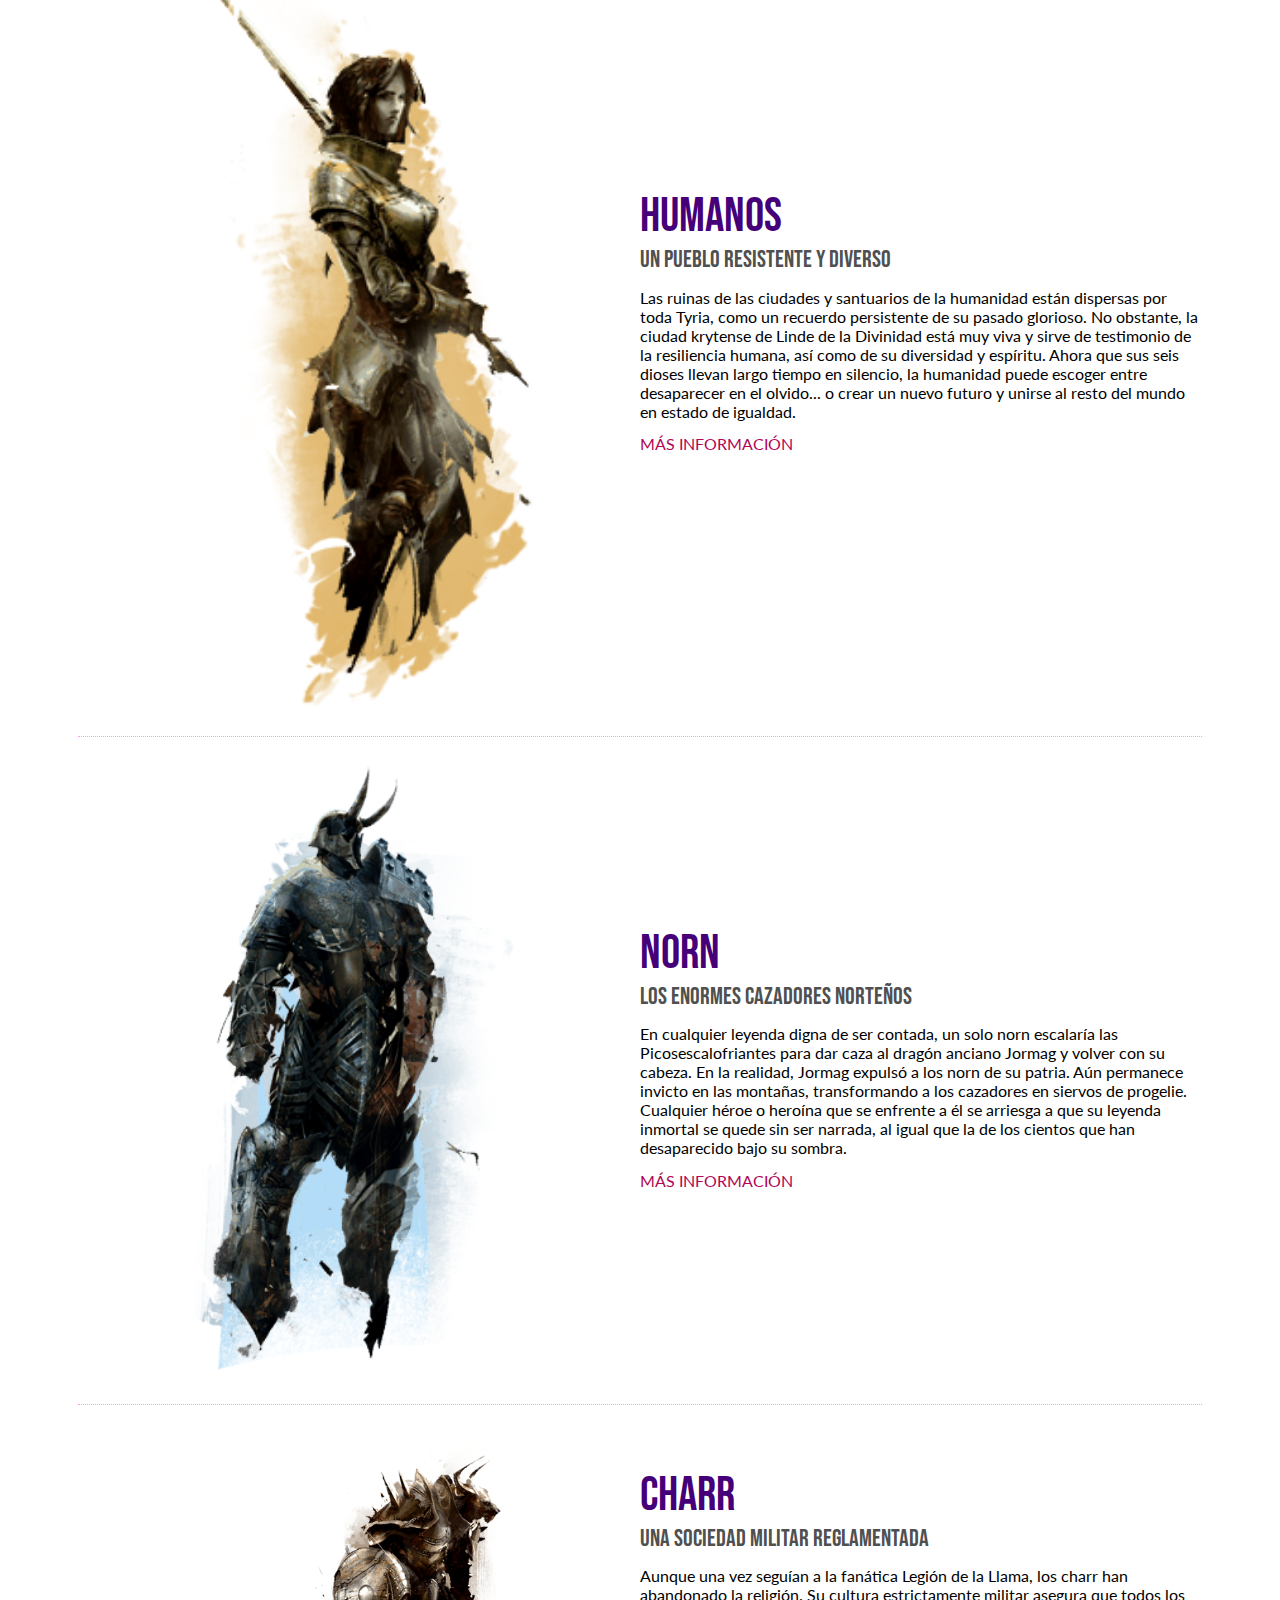
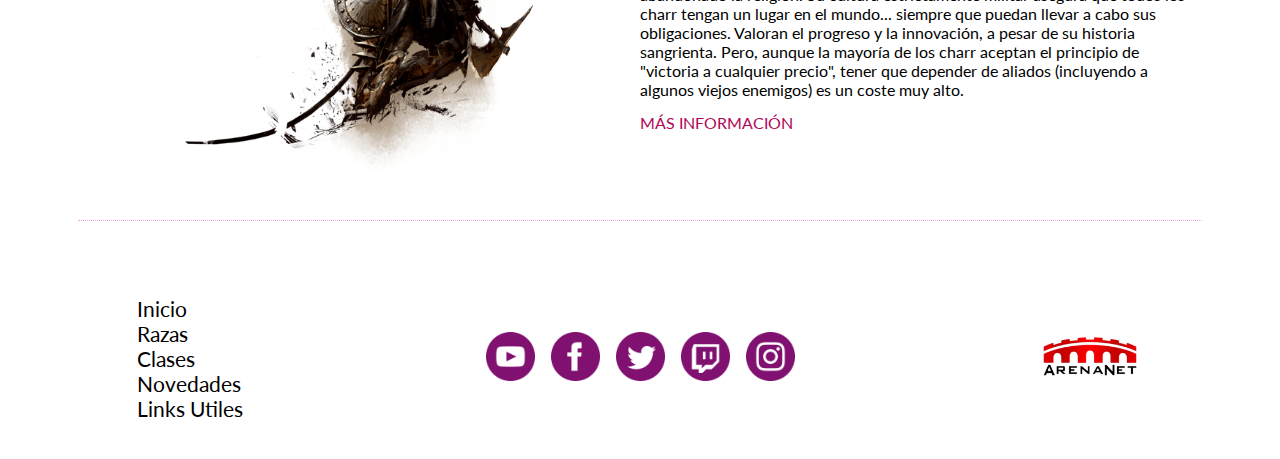
<file: pages/razas.html>
<!DOCTYPE html>
<html lang="en">
<head>
    <meta charset="UTF-8">
    <meta http-equiv="X-UA-Compatible" content="IE=edge">
    <meta name="viewport" content="width=device-width, initial-scale=1.0">
    <link rel="stylesheet" href="../css/style.css">
    <title>Guild Wars 2 - Fansite | Razas</title>
</head>
<body>
    <div class="wrapperPages">
        <header>
            <nav class="nav">
                <div class="logoWrapper">
                    <a href="../index.html">
                        <img src="../img/GW2_Logotype.jpg" alt="GW2 Logo">
                    </a>
                </div>
                
                <ul>
                    <li><a href="../index.html">Inicio</a></li>
                    <li><a href="./razas.html">Razas</a></li>
                    <li><a href="./clases.html">Clases</a></li>
                    <li><a href="./novedades.html">Novedades</a></li>
                    <li><a href="./links-utiles.html">Links</a></li>
                </ul>
            </nav>
        </header>

        <div class="mainPages">
            <div class="mainRazas">
                <h1>razas</h1>
                <h3>Crea y personaliza a tu personaje a partir de las cinco razas principales de Tyria: los nobles humanos, los valientes norn, los feroces charr, los ingeniosos asura o los misteriosos sylvari.</h3>
                <section>
                    <div class="razas razasAsura">
                        <div class="col_1">
                            <img src="../img/razas/asura.png" alt="Asura">
                        </div>
                        <div class="col_2">
                            <h4>asura</h4>
                            <h5>Científicos místicos diminutos</h5>
                            <p>Puede que los asura sean cortos de estatura, pero su intelecto es inmenso. Su sed de conocimiento e innovación los ha convertido en los mayores expertos de tecnomagia de toda Tyria, y sus inventos arcanos los convierten en aliados poderosos. La sociedad asura es competitiva y apresurada. Se enfrentan a todos los peligros como puzles que resolver. Pero la amenaza acuciante de los dragones ancianos les ha obligado a admitir que no conocen todas las respuestas.</p>
                            <p class="masInfo">
                                <a href="https://www.guildwars2.com/es/the-game/races/asura/" target="_blank">más información</a>
                            </p>
                        </div>
                    </div>
                    <div class="razas razasSylvari">
                        <div class="col_1">
                            <img src="../img/razas/sylvari.png" alt="Sylvari">
                        </div>
                        <div class="col_2">
                            <h4>sylvari</h4>
                            <h5>Curiosas y misteriosas criaturas botánicas</h5>
                            <p>La mayoría de los sylvari están conectados al Sueño, en el que las experiencias del mundo se reúnen como el rocío bajo las ramas de su madre, el Árbol Pálido. Algunos despiertan por primera vez con una senda clara que recorrer, pero todos han de aprender a encontrar el equilibrio entre la libertad y el deber, el ardor y la cortesía, la justicia y el honor.</p>
                            <p class="masInfo">
                                <a href="https://www.guildwars2.com/es/the-game/races/sylvari/" target="_blank">más información</a>
                            </p>
                        </div>
                    </div>
                    <div class="razas razasHumano">
                        <div class="col_1">
                            <img src="../img/razas/human.png" alt="Humanos">
                        </div>
                        <div class="col_2">
                            <h4>Humanos</h4>
                            <h5>Un pueblo resistente y diverso</h5>
                            <p>Las ruinas de las ciudades y santuarios de la humanidad están dispersas por toda Tyria, como un recuerdo persistente de su pasado glorioso. No obstante, la ciudad krytense de Linde de la Divinidad está muy viva y sirve de testimonio de la resiliencia humana, así como de su diversidad y espíritu. Ahora que sus seis dioses llevan largo tiempo en silencio, la humanidad puede escoger entre desaparecer en el olvido... o crear un nuevo futuro y unirse al resto del mundo en estado de igualdad.</p>
                            <p class="masInfo">
                                <a href="https://www.guildwars2.com/es/the-game/races/human/" target="_blank">más información</a>
                            </p>
                        </div>
                    </div>
                    <div class="razas razasNorn">
                        <div class="col_1">
                            <img src="../img/razas/norn.png" alt="Norn">
                        </div>
                        <div class="col_2">
                            <h4>norn</h4>
                            <h5>Los enormes cazadores norteños</h5>
                            <p>En cualquier leyenda digna de ser contada, un solo norn escalaría las Picosescalofriantes para dar caza al dragón anciano Jormag y volver con su cabeza. En la realidad, Jormag expulsó a los norn de su patria. Aún permanece invicto en las montañas, transformando a los cazadores en siervos de progelie. Cualquier héroe o heroína que se enfrente a él se arriesga a que su leyenda inmortal se quede sin ser narrada, al igual que la de los cientos que han desaparecido bajo su sombra.</p>
                            <p class="masInfo">
                                <a href="https://www.guildwars2.com/es/the-game/races/norn/" target="_blank">más información</a>
                            </p>
                        </div>
                    </div>
                    <div class="razas razasCharr">
                        <div class="col_1">
                            <img src="../img/razas/charr.png" alt="Charr">
                        </div>
                        <div class="col_2">
                            <h4>charr</h4>
                            <h5>Una sociedad militar reglamentada</h5>
                            <p>Aunque una vez seguían a la fanática Legión de la Llama, los charr han abandonado la religión. Su cultura estrictamente militar asegura que todos los charr tengan un lugar en el mundo... siempre que puedan llevar a cabo sus obligaciones. Valoran el progreso y la innovación, a pesar de su historia sangrienta. Pero, aunque la mayoría de los charr aceptan el principio de "victoria a cualquier precio", tener que depender de aliados (incluyendo a algunos viejos enemigos) es un coste muy alto.</p>
                            <p class="masInfo">
                                <a href="https://www.guildwars2.com/es/the-game/races/charr/" target="_blank">más información</a>
                            </p>
                        </div>
                    </div>
                </section>
            </div>
        </div>

        <footer>
            <div class="footerWrapper">
                <!-- FOOTER NAV -------------------------------- -->
                <div class="footerNav">
                    <ul>
                        <li><a href="../index.html">Inicio</a></li>
                        <li><a href="./razas.html">Razas</a></li>
                        <li><a href="./clases.html">Clases</a></li>
                        <li><a href="./novedades.html">Novedades</a></li>
                        <li><a href="./links-utiles.html">Links Utiles</a></li>
                    </ul>
                </div>
                <!-- FOOTER SOCIALS ---------------------------- -->
                <div class="footerSocials">
                    <div class="footerSocialsIcon"> <!-- youtube -->
                        <a href="https://www.youtube.com/   guildwars2" target="_blank">
                            <img src="../img/icons/youtube_icon.png" alt="Youtube Icon">
                        </a>
                    </div>
                    <div class="footerSocialsIcon"> <!-- facebook -->
                        <a href="https://www.facebook.com/GuildWars2" target="_blank">
                            <img src="../img/icons/facebook_icon.png" alt="Facebook">
                        </a>
                    </div>
                    <div class="footerSocialsIcon"> <!-- twitter -->
                        <a href="https://twitter.com/guildwars2_es" target="_blank">
                            <img src="../img/icons/twitter_icon.png" alt="Twitter Icon">
                        </a>
                    </div>
                    <div class="footerSocialsIcon"> <!-- twitch -->
                        <a href="https://www.twitch.tv/guildwars2" target="_blank">
                            <img src="../img/icons/twitch_icon.png" alt="Twitch Icon">
                        </a>
                    </div>
                    <div class="footerSocialsIcon"> <!-- instagram -->
                        <a href="https://www.instagram.com/guildwars2/" target="_blank">
                            <img src="../img/icons/instagram_icon.png" alt="Instagram Icon">
                        </a>
                    </div>
                </div>
                <!-- FOOTER ANET ----------------------- -->
                <div class="footerAnet">
                    <div class="footerAnetLogoWrap">
                        <a href="https://www.arena.net/es" target="_blank">
                            <img src="../img/anet_logo.png" alt="ArenaNet Logo">
                        </a>
                    </div>
                </div>
            </div>
        </footer>
    </div>
</body>
</html>
</file>
<file: css/style.css>
@import url('https://fonts.googleapis.com/css2?family=Bebas+Neue&family=Lato:ital,wght@0,100;0,300;0,400;0,700;0,900;1,100;1,300;1,400;1,700;1,900&display=swap');

/* 
font-family: 'Bebas Neue', cursive;
font-family: 'Lato', sans-serif;
*/

/* GLOBALES Y GENERALES ------------------------ */

* {
    margin: 0;
    padding: 0;
    box-sizing: border-box;
    font-family: 'Lato', sans-serif;
}

h1, h2, h3, h4, h5, h6 {
    font-family: 'Bebas Neue', cursive;
    font-weight: normal;
}

h2 {
    font-size: 3rem;
    line-height: 100%;
    padding-bottom: 2vh;
    font-weight: bold;
    letter-spacing: 3px;
}

h4 {
    font-size: 2rem;
}

a {
    text-decoration: none;
    font: inherit;
}
.masInfo {
    padding-top: 1.5vh;
}
.masInfo a {
    color: #b00655;
    text-transform: uppercase;
}


/* grid --------------------------------------- */
.wrapperMain {
    height: 100vh;
    display: grid;
    grid-template-areas:
    'header'
    'novedades'
    'explora'
    'como-jugar'
    'reviews'
    'footer'
    ;
}

header {
    grid-area: header;
}

.wrapperNovedades {
    grid-area: novedades;
}

.wrapperExplora {
    grid-area: explora;
}

.wrapperComoJugar {
    grid-area: como-jugar;
}

.wrapperReviews {
    grid-area: reviews;
}

footer {
    grid-area: footer;
}

/* HEADER ----------------------------------- */

    /* NAV ---------------------------------- */


header .logoWrapper {
    width: 200px;
    position: absolute;
    right: 0;
    visibility: hidden;
}

.logoWrapper img {
    width: 100%;
    padding-left: 20px;
}

.nav {
    width: 100%;
    height: 8vh;
    background-color: white;
    position: fixed;
    top: 0;
    left: 0;
    box-shadow: 0px 0px 5px #0000009c;
    z-index: 10;

    display: flex;
    flex-flow: row nowrap;
    justify-content: space-evenly;
    align-items: center;
}

.nav ul {
    display: flex;
    flex-flow: row nowrap;
    background-color: white;
    width: 100%;
}

.nav ul li {
    display: flex;
    justify-content: center;
    align-items: center;

    width: 20%;
    height: 8vh;
    font-size: 0.75rem;
    border-left: 1px solid lightgrey;
}

.nav ul li a {
    color: #450079;
}

    /* LANDING BANNER -----------------------*/

.landingBanner {
    padding-top: 8vh;
    height: 100vh;
    display: flex;
    flex-flow: column nowrap;
    justify-content: center;
    align-items: center;
    gap: 40px;
    background-color: rgb(46, 0, 84);
    background-image: url('../img/bg_1.jpg');
    background-position: center;
    background-blend-mode: multiply;
    background-attachment: fixed;
}

.landingBanner h1,
.landingBanner h2 {
    color: white;
}

.landingBanner h1 {
    width: 80%;
    line-height: 80%;
    font-size: 8rem;
}

.landingBanner h2 {
    width: 80%;
    font-size: 2rem;
    text-align: right; 
}

/* NOVEDADES -----------------------*/
.wrapperNovedades,
.wrapperExplora,
.wrapperComoJugar,
.wrapperReviews {
    padding: 8vh 3vw;
}

.wrapperNovedades h2 {
    border-bottom: 5px solid #a4028e;
}

.novedades {
    display: flex;
    flex-flow: row nowrap;
    margin: 3vh 0;
}

.novedades .novedadesFecha {
    border-right: 1px dotted #a4028e;
    padding: 0 5px;
    display: flex;
    flex-flow: column nowrap;
    align-items: flex-start;
}

.novedades .novedadesNoticia {
    padding: 0 5px;
}

.novedades .novedadesNoticia h4,
.novedades .novedadesFecha h4 {
    font-size: 1.5rem;
    line-height: 100%;
    color:#450079;
}

.novedades .novedadesNoticia p {
    color: #505050;
    padding-top: 1vh;
}

/* EXPLORA TYRIA -----------------------------------------*/
.col_1,
.col_2 {
    width: 100%;
    text-align: center;
}

/* || col 1 --------------------------------- */
.wrapperExplora {
    background-image: url(../img/Concept24.jpg);
    background-size: cover;
    background-position: center;
    background-attachment: fixed;
    background-color: #2e0054c3;
    background-blend-mode: multiply;
}

.wrapperExplora .col_1 {
    display: flex;
    flex-flow: column nowrap;
    justify-content: center;
    align-items: center;
    margin-bottom: 3vh;
}

.wrapperExplora h2,
.wrapperExplora h4 {
    width: 100%;
}

.wrapperExplora h2 {
    border-bottom: 5px solid #a4028e;
    color:white;
}

.wrapperExplora h4 {
    padding-top: 1vh;
    color: #d6d6d6;
}

/* || col 2 --------------------------------- */

.wrapperExplora .col_2 {
    display: flex;
    flex-flow: row wrap;
    justify-content: center;
    align-items: center;
    gap: 35px;
    margin-bottom: 3vh;
}

/* --> cards ---------------------------------------------------------*/

.card {
    width: 220px;
    height: 330px;
    border: 10px solid #492646;
    display: flex;
    flex-flow: column;
    justify-content: space-between;
    background-color: #5e00566f;
    /* background-blend-mode: multiply; */
    background-size: cover;
    background-position: center;
}

.card h5, .card p {
    color: white;
}

.card h5 {
    font-size: 20px;
    text-transform: uppercase;
    padding: 10px;
    text-shadow: 1px 1px 10px #000000;
}

.card p {
    padding: 10px;
    background-color: #350135b2;
}


.card_1 {
    background-image: url('../img/Concept07.jpg');
}

.card_2 {
    background-image: url('../img/caithe.jpg');
}

.card_3 {
    background-image: url('../img/LegendaryMed.jpg');
    background-position-x: 450px;
}

.card_4 {
    background-image: url('../img/LegendaryLight.jpg');
    background-position-x: 350px;
}

.card_5 {
    background-image: url('../img/boss_1.jpg');
}

/* COMO JUGAR  -----------------------------------------*/

.wrapperComoJugar h2 {
    border-bottom: 5px solid #a4028e;
}

.wrapperComoJugar h4 {
    color: grey;
    padding: 2vh 0;
}

.wrapperComoJugar a {
    color: white;
}

.showroom {
    width: 100%;
    padding: 1vh 0;
    display: flex;
    flex-flow: row wrap;
    justify-content: center;
    align-content: center;
    gap: 25px;
}

.imgContainer {
    font-size: 0;
    width: 100%;
    height: 15vh;
    min-width: 200px;
    min-height: 150px;
    background-color: #9c018746;
    background-blend-mode: multiply;
    border: 1px solid #4d0042;
    background-size: cover;
    box-shadow: 2px 2px 5px #343333;

    display: flex;
    justify-content: center;
    align-items: flex-end;
}

.imgContainer h3 {
    font-size: 1.5rem;
    color:whitesmoke;
    padding-bottom: 10px;
    font-weight: normal;
    text-transform: uppercase;
}

.imgContainer:hover {
    background-blend-mode: normal;
}

.imgContainer:hover h3 {
    text-decoration: underline dotted;
}

.img1 {
    background-image: url('../img/a-norn-necro.jpg');
}

.img2 {
    background-image: url('../img/ashford-at-night.jpg');
}

.img3 {
    background-image: url('../img/asuras-best-friend.jpg');
}

.img4 {
    background-image: url('../img/caithe.jpg');
}

/* REVIEWS --------------------------------------------------- */
.wrapperReviews {
    background-image: url(../img/Concept07.jpg);
    background-position: center;
    background-color: #450079;
    background-attachment: fixed;
    background-size: cover;
    background-blend-mode: multiply;
}

.wrapperReviews h2,
.wrapperReviews h4 {
    width: 100%;
}

.wrapperReviews h2 {
    border-bottom: 5px solid #a4028e;
    color:white;
}

.wrapperReviews h4 {
    padding: 2vh 0;
    color: #d6d6d6;
}

.wrapperReviews .col_2 {
    width: 100%;
    min-height: 46vh;
    display: flex;
    flex-flow: row wrap;
    justify-content: space-evenly;
    align-items: center;
}

.wrapperReviews .col_2 .rev {
    display: flex;
    flex-flow: column nowrap;
    justify-content: space-around;
    align-content: space-around;
    align-items: center;
    gap: 20px;
    width: 205px;
    height: 205px;

    text-align: center;
    margin-bottom: 30px;
}

.wrapperReviews .col_2 .rev .img_cont {
    width: 150px;
    height: 150px;
    background-color: white;
    border: 4px solid white;
    border-radius: 50%;
    display: flex;
    justify-content: center;
    align-items: center;
}

.wrapperReviews .col_2 .rev .img_cont:hover {
    -webkit-box-shadow: inset 0px 0px 15px 5px #57004bcb; 
    box-shadow: inset 0px 0px 15px 5px #57004bcb;
}

.quote,
.number {
    color: white;
}

.quote {
    font-style: italic;
}

.number {
    font-size: 30px;
}

/* FOOTER ------------------------------------------- */
footer {
    background-color: #ffffff;
}

.footerWrapper {
    width: 100%;
    max-width: 1200px;
    margin: 0 auto;
    padding: 20px 0;
    display: flex;
    flex-flow: column nowrap;
    justify-content: center;
}

.footerNav,
.footerSocials,
.footerAnet {
    width: 100%;
    min-height: 18vh;
}


/* FOOTER NAV ---------- */
.footerNav {
    display: flex;
    justify-content: center;
    align-items: center;
    flex: 1;
    position: absolute;
    right: 0;

    visibility: hidden;
}

.footerNav ul li {
    font-size: 1.3rem;
    list-style-type: none;
    /* text-align: center; */
}

.footerNav ul li:hover {
    font-size: 1.4rem;
    color: #c201a5;
}

.footerNav ul li a {
    color: inherit;
}


/* FOOTER SOCIALS ----------- */
.footerSocials {
    border-bottom: 1px dotted #0000005c;

    display: flex;
    flex-flow: row wrap;
    justify-content: center;
    align-items: center;
    flex: 2;
}

.footerSocialsIcon {
    width: 65px;
    padding: 8px;
    border-radius: 50%;
}

.footerSocialsIcon img {
    width: 100%;
}

.footerSocialsIcon:hover {
    width: 70px;
}

/* FOOTER ANET ----------------*/
.footerAnet {
    display: flex;
    justify-content: center;
    align-items: center;
    flex: 1;
}

.footerAnetLogoWrap {
    width: min-content;
}

/* PAGES ----------------------------------- */

.mainPages {
    max-width: 1200px;
    padding: 0 3vw;
    margin: 8vh auto 4vh;
}

.mainPages h1 {
    text-align: center;
    font-size: 5rem;
}

.mainPages h3 {
    text-align: center;
    color: #616161;
    padding-bottom: 2vh;
    border-bottom: 3px solid #450079;
}

/* PAGES: RAZAS ----------------------------------- */

.razas {
    padding: 3vh 0;
    display: flex;
    flex-flow: column nowrap;
    justify-content: center;
    border-bottom: 1px dotted #f7a0f0;
}

.razas .col_2 {
    display: flex;
    flex-flow: column nowrap;
    justify-content: center;

    
    padding-bottom: 3vh;
}

.razas h4 {
    font-size: 3rem;
    color: #450079;
}

.razas h5 {
    font-size: 1.5rem;
    color: #505050;
    padding-bottom: 1.5vh;
}

.mainRazas .razas .col_1 img {
    width: 100%;
    max-width: 350px;
}

/* PAGES: CLASES ---------------------------------- */
.profWrapper {
    display: grid;
    grid-template-areas:
    'hipnotizador hipnotizador'
    'guardian guardian'
    'nigromante nigromante'
    'guardabosques guardabosques'
    'elementalista elementalista'
    'guerrero guerrero'
    'ladron ladron'
    'ingeniero ingeniero'
    'retornado retornado';
    grid-template-columns: repeat(2, 1fr);
    grid-template-rows: repeat(9, auto);
    gap: 20px;
}

.profHipnotizador {
    grid-area: hipnotizador;
}

.profGuardian {
    grid-area: guardian;
}

.profNigromante {
    grid-area: nigromante;
}

.profGuardabosques {
    grid-area: guardabosques;
}

.profElementalista {
    grid-area: elementalista;
}

.profGuerrero {
    grid-area: guerrero;
}

.profLadron {
    grid-area: ladron;
}

.profIngeniero {
    grid-area: ingeniero;
}

.profRetornado {
    grid-area: retornado;
}
.prof {
    padding: 5vh 0;
    border-bottom: 1px dotted #f7a0f0;
}

.prof h4 {
    color:#450079;
}

/* PAGES: LINKS ---------------------------------- */
.mainLinks {
    padding: 2vh 2vw;
}

.wrapperCardLinks {
    margin-top: 4vh;
    display: flex;
    flex-flow: row wrap;
    justify-content: center;
    gap: 20px;
}

.cardLinks {
    border: 1px solid #c3c3c3;
    padding: 2vh 2vw;
    width: 100%;
    max-width: 320px;
}

.cardLinks h4 {
    color: #450079;
}

.cardLinks ul {
    padding-left: 20px;
}

.cardLinks ul li {
    line-height: 150%;
}

.cardLinks ul li a {
    color:#4d0042;
}

@media screen and (min-width: 560px) {
    .landingBanner {
        background-image: url(../img/Concept07.jpg);
        background-size: cover;
    }
}

@media screen and (min-width: 600px) {
    .showroom .imgContainer {
        width: 20%;
    }
}

@media screen and (min-width: 655px) {
    .footerWrapper {
        flex-flow: row nowrap;
    }

    .footerNav {
        visibility: visible;
        position: static;
    }

    .footerSocials {
        border-bottom: none;
    }

    .footerAnetLogoWrap {
        width: 100px;
    }

    .footerAnetLogoWrap img {
        width: 100%;
    }
}

@media screen and (min-width: 768px) {
    .nav .logoWrapper {
        position: static;
        visibility: visible;
    }
    
    .nav ul {
        width: 50%;
    }

    /* RAZAS ---------------------- */
    .mainRazas .razas {
        flex-flow: row nowrap;
    }

    .mainRazas .razas .col_2 {
        align-items: flex-start;
        text-align: left;
    }
}

@media screen and (min-width: 1024px) {
        
        .nav ul li a {
            font-size: 1rem;
            text-transform: uppercase;
        }
        
        .nav ul li {
            border: none;
        }

        /* CLASES ----------------------- */
        .profWrapper {
            grid-template-areas:
            'hipnotizador guardian'
            'nigromante guardabosques'
            'elementalista guerrero'
            'ladron ingeniero'
            'retornado retornado'
            ;
            grid-template-columns: repeat(2, 1fr);
            grid-template-rows: repeat(5, auto);
            max-width: 1200px;    
        }

        
        .profWrapper .prof {
            display: flex;
            flex-flow: row nowrap;
            justify-content: center;
            align-items: center;
            gap: 20px;
        }
    
        .profWrapper .prof .col_1 {
            display: flex;
            justify-content: end;
        }
    
        .profWrapper .prof .col_2 {
            display: flex;
            flex-flow: column nowrap;
            justify-content: center;
            align-items: flex-start;
            text-align: left;
        }
    
        .profRetornado {
            width:50%;
            justify-self: center;
        }
    
        .prof {
            border: none;
        }
}
</file>
